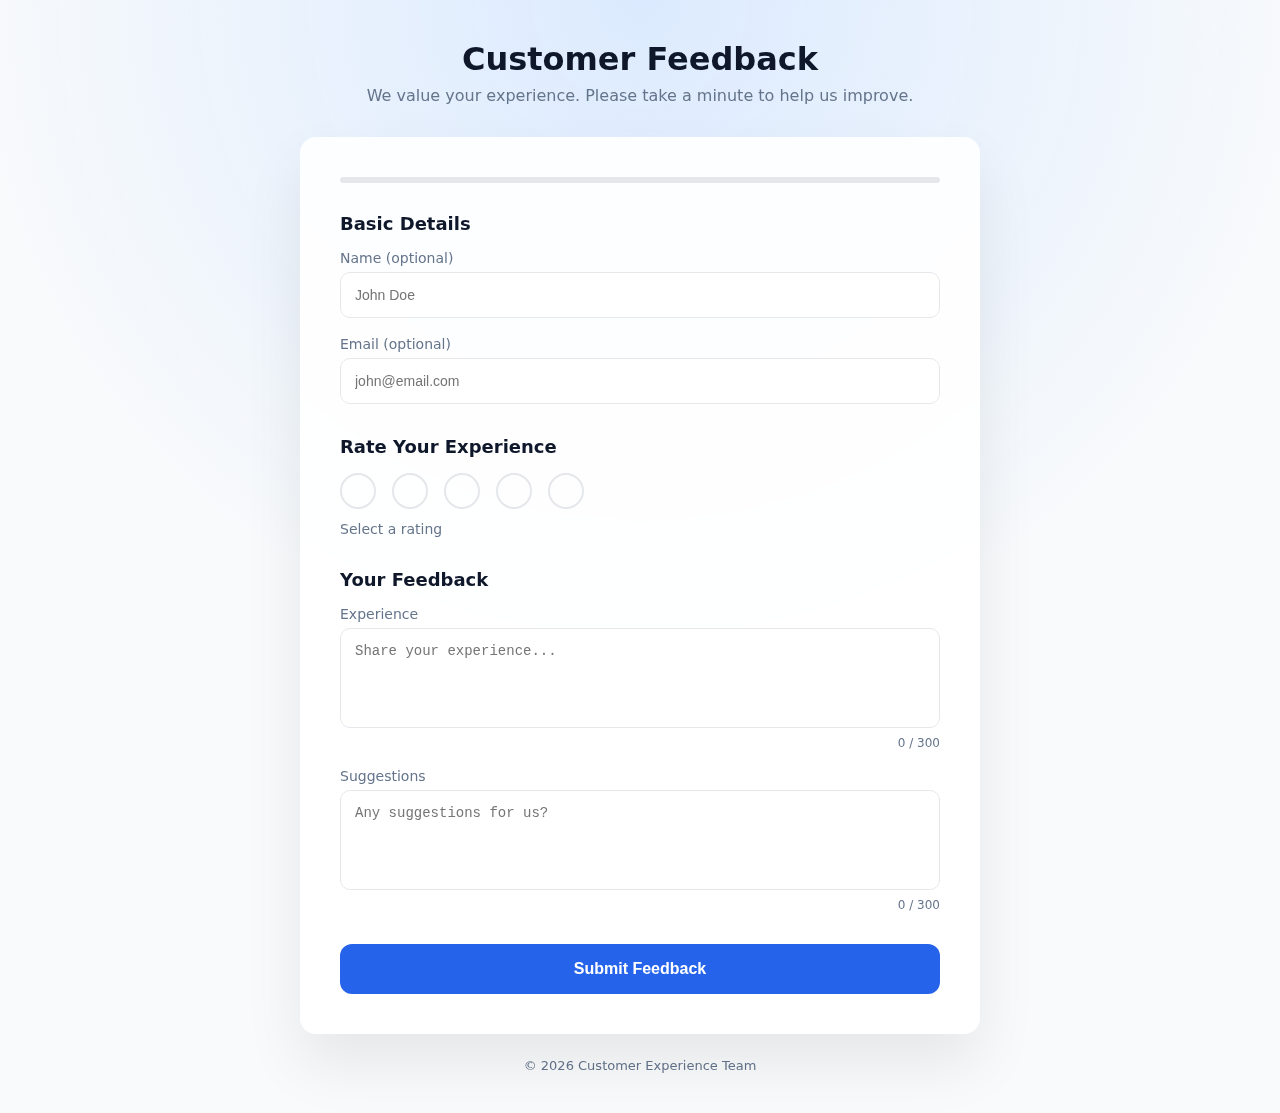
<file: index.html>
<!DOCTYPE html>
<html lang="en">
<head>
    <meta charset="UTF-8">
    <title>Customer Feedback</title>
    <meta name="viewport" content="width=device-width, initial-scale=1.0">
    <link rel="stylesheet" href="style.css">
</head>
<body>

<div class="background-glow"></div>

<main class="container">

    <header class="header">
        <h1>Customer Feedback</h1>
        <p>We value your experience. Please take a minute to help us improve.</p>
    </header>

    <div class="card">

        <!-- Progress -->
        <div class="progress-wrapper">
            <div class="progress-bar" id="progressBar"></div>
        </div>

        <form id="feedbackForm">

            <!-- Section 1 -->
            <section class="step">
                <h2>Basic Details</h2>

                <div class="field">
                    <label>Name (optional)</label>
                    <input type="text" placeholder="John Doe">
                </div>

                <div class="field">
                    <label>Email (optional)</label>
                    <input type="email" placeholder="john@email.com">
                </div>
            </section>

            <!-- Section 2 -->
            <section class="step">
                <h2>Rate Your Experience</h2>

                <div class="rating">
                    <input type="radio" name="rating">
                    <input type="radio" name="rating">
                    <input type="radio" name="rating">
                    <input type="radio" name="rating">
                    <input type="radio" name="rating">
                </div>

                <div class="rating-text" id="ratingText">Select a rating</div>
            </section>

            <!-- Section 3 -->
            <section class="step">
                <h2>Your Feedback</h2>

                <div class="field">
                    <label>Experience</label>
                    <textarea placeholder="Share your experience..."></textarea>
                    <div class="char-count" data-max="300">0 / 300</div>
                </div>

                <div class="field">
                    <label>Suggestions</label>
                    <textarea placeholder="Any suggestions for us?"></textarea>
                    <div class="char-count" data-max="300">0 / 300</div>
                </div>
            </section>

            <button type="submit">Submit Feedback</button>

        </form>
    </div>

    <footer>
        © 2026 Customer Experience Team
    </footer>

</main>

<!-- Success Modal -->
<div class="modal" id="modal">
    <div class="modal-box">
        <h3>Feedback Submitted 🎉</h3>
        <p>Thank you for helping us improve.</p>
        <button onclick="closeModal()">Done</button>
    </div>
</div>

<script src="script.js"></script>
</body>
</html>
</file>
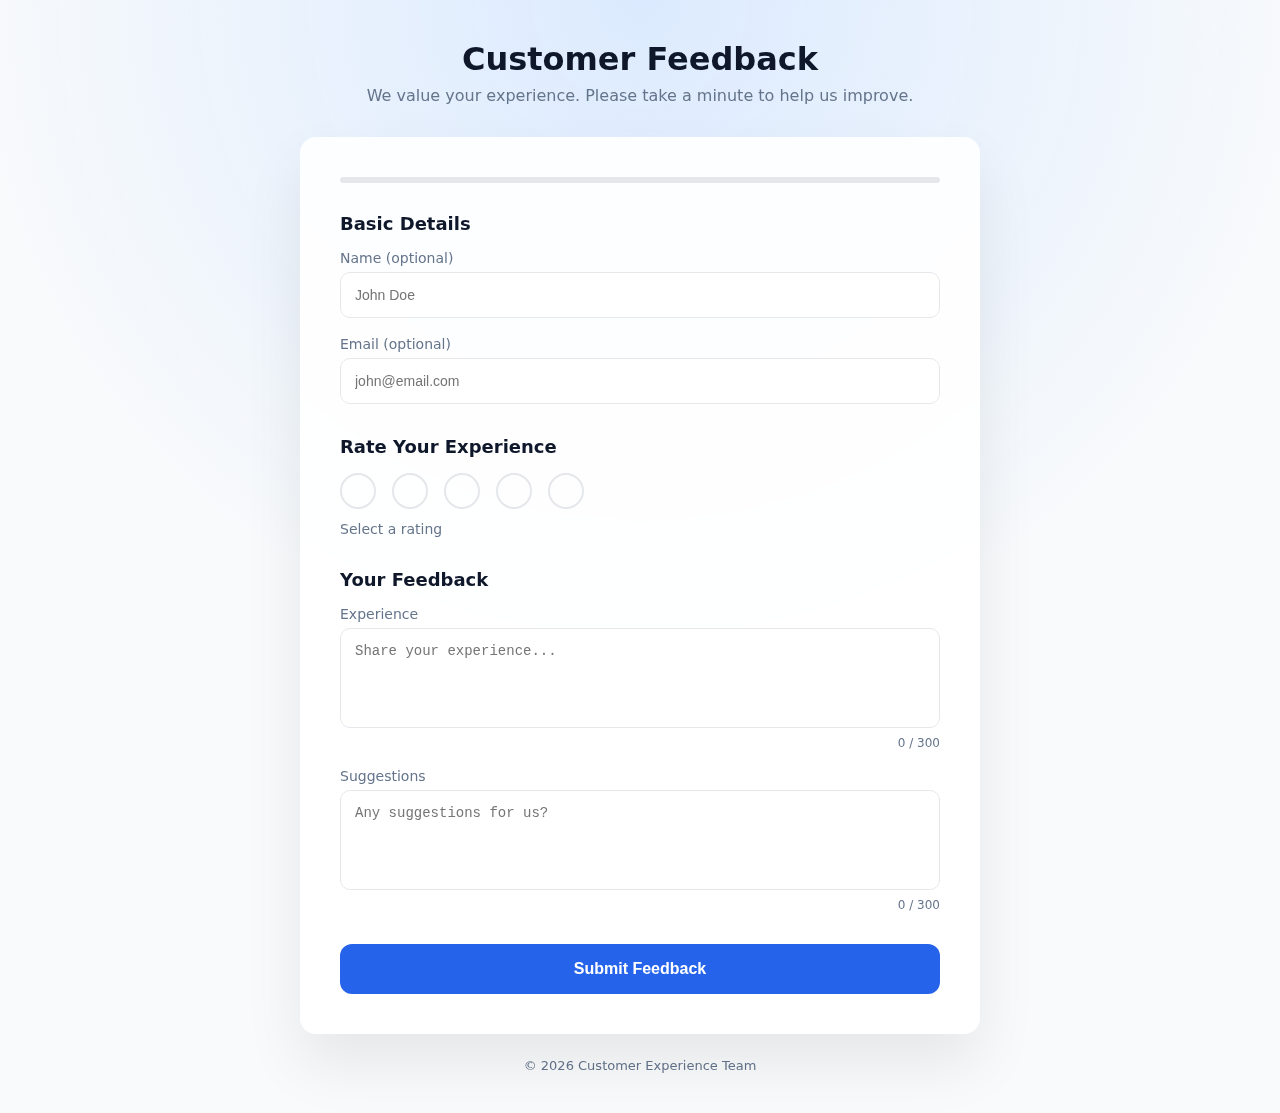
<file: PROJECT_2/index.html>
<!DOCTYPE html>
<html lang="en">
<head>
    <meta charset="UTF-8">
    <title>Customer Feedback</title>
    <meta name="viewport" content="width=device-width, initial-scale=1.0">
    <link rel="stylesheet" href="style.css">
</head>
<body>

<div class="background-glow"></div>

<main class="container">

    <header class="header">
        <h1>Customer Feedback</h1>
        <p>We value your experience. Please take a minute to help us improve.</p>
    </header>

    <div class="card">

        <!-- Progress -->
        <div class="progress-wrapper">
            <div class="progress-bar" id="progressBar"></div>
        </div>

        <form id="feedbackForm">

            <!-- Section 1 -->
            <section class="step">
                <h2>Basic Details</h2>

                <div class="field">
                    <label>Name (optional)</label>
                    <input type="text" placeholder="John Doe">
                </div>

                <div class="field">
                    <label>Email (optional)</label>
                    <input type="email" placeholder="john@email.com">
                </div>
            </section>

            <!-- Section 2 -->
            <section class="step">
                <h2>Rate Your Experience</h2>

                <div class="rating">
                    <input type="radio" name="rating">
                    <input type="radio" name="rating">
                    <input type="radio" name="rating">
                    <input type="radio" name="rating">
                    <input type="radio" name="rating">
                </div>

                <div class="rating-text" id="ratingText">Select a rating</div>
            </section>

            <!-- Section 3 -->
            <section class="step">
                <h2>Your Feedback</h2>

                <div class="field">
                    <label>Experience</label>
                    <textarea placeholder="Share your experience..."></textarea>
                    <div class="char-count" data-max="300">0 / 300</div>
                </div>

                <div class="field">
                    <label>Suggestions</label>
                    <textarea placeholder="Any suggestions for us?"></textarea>
                    <div class="char-count" data-max="300">0 / 300</div>
                </div>
            </section>

            <button type="submit">Submit Feedback</button>

        </form>
    </div>

    <footer>
        © 2026 Customer Experience Team
    </footer>

</main>

<!-- Success Modal -->
<div class="modal" id="modal">
    <div class="modal-box">
        <h3>Feedback Submitted 🎉</h3>
        <p>Thank you for helping us improve.</p>
        <button onclick="closeModal()">Done</button>
    </div>
</div>

<script src="script.js"></script>
</body>
</html>
</file>
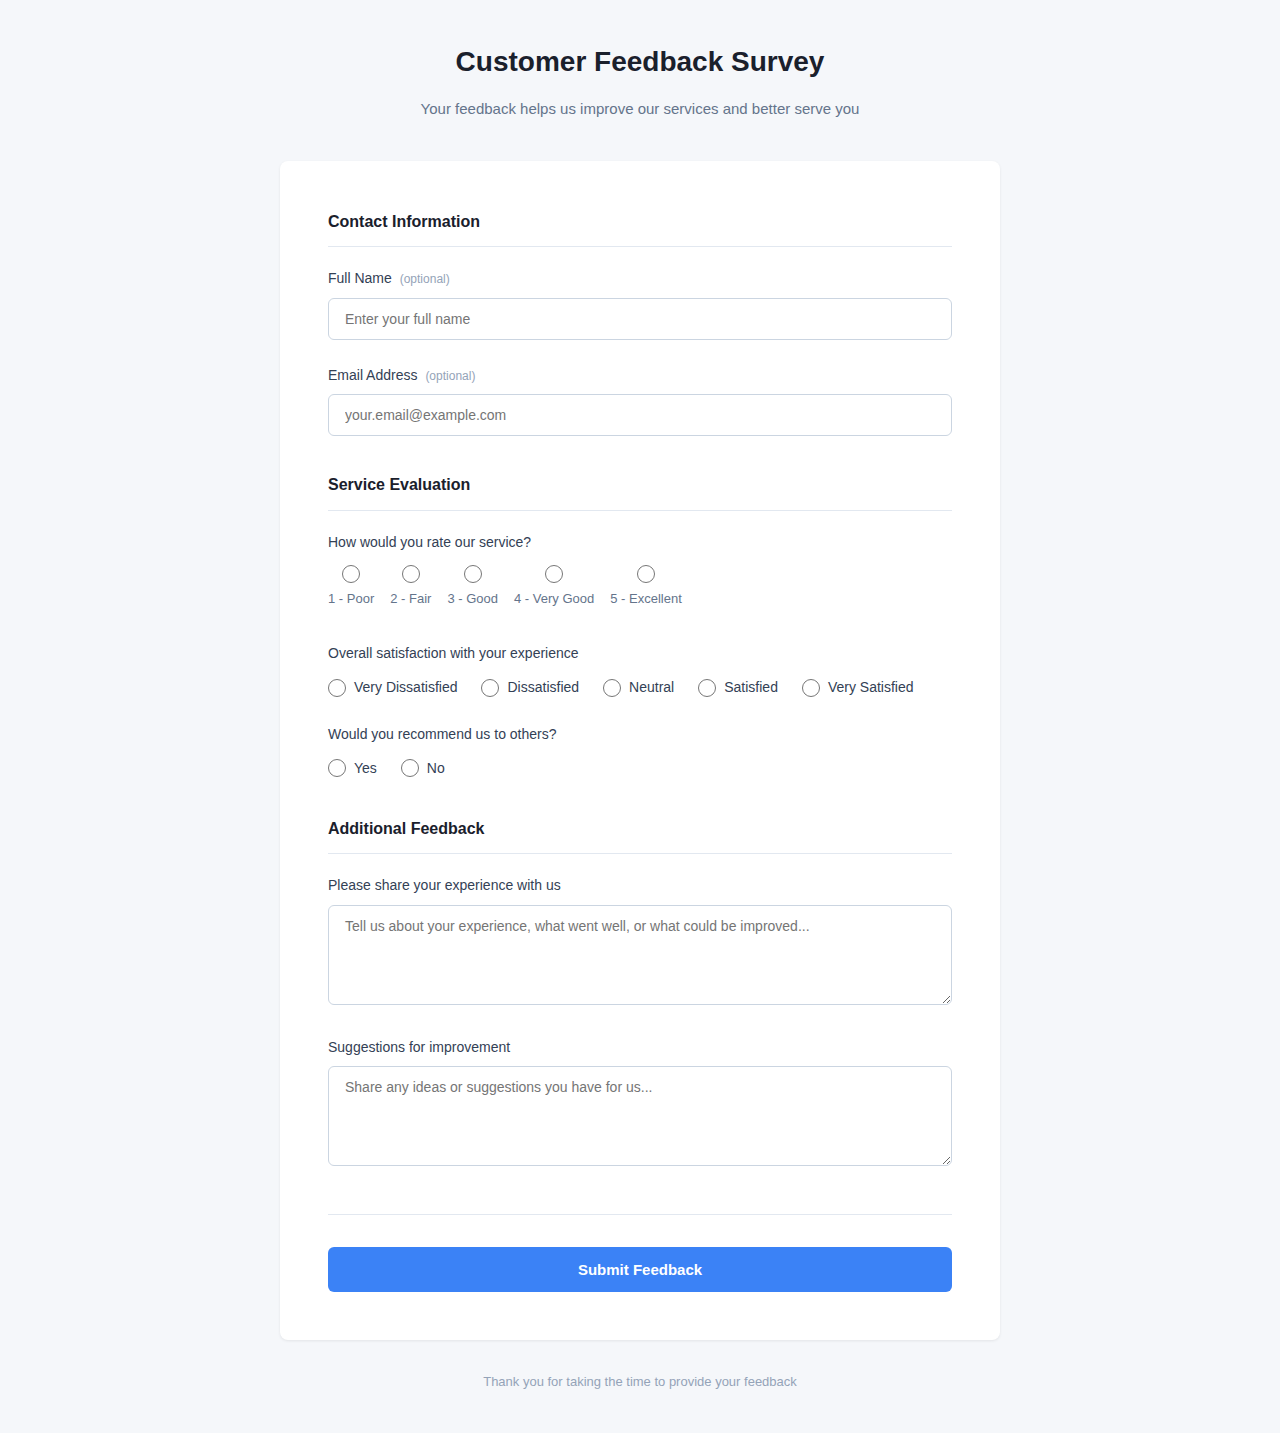
<file: PROJECT_1/SURVEY_FEEDBACK.HTML>
<!DOCTYPE html>
<html lang="en">
<head>
    <meta charset="UTF-8">
    <meta name="viewport" content="width=device-width, initial-scale=1.0">
    <title>Customer Feedback Survey</title>
    <style>
        * {
            margin: 0;
            padding: 0;
            box-sizing: border-box;
        }

        body {
            font-family: -apple-system, BlinkMacSystemFont, 'Segoe UI', Roboto, Oxygen, Ubuntu, Cantarell, sans-serif;
            background-color: #f5f7fa;
            color: #2c3e50;
            line-height: 1.6;
            padding: 40px 20px;
        }

        .container {
            max-width: 720px;
            margin: 0 auto;
        }

        header {
            text-align: center;
            margin-bottom: 40px;
        }

        h1 {
            font-size: 28px;
            font-weight: 600;
            color: #1a202c;
            margin-bottom: 12px;
        }

        .subtitle {
            font-size: 15px;
            color: #64748b;
            font-weight: 400;
        }

        .form-card {
            background: #ffffff;
            border-radius: 8px;
            box-shadow: 0 1px 3px rgba(0, 0, 0, 0.08);
            padding: 48px;
        }

        section {
            margin-bottom: 36px;
        }

        section:last-of-type {
            margin-bottom: 0;
        }

        .section-title {
            font-size: 16px;
            font-weight: 600;
            color: #1a202c;
            margin-bottom: 20px;
            padding-bottom: 12px;
            border-bottom: 1px solid #e2e8f0;
        }

        .form-group {
            margin-bottom: 24px;
        }

        label {
            display: block;
            font-size: 14px;
            font-weight: 500;
            color: #334155;
            margin-bottom: 8px;
        }

        input[type="text"],
        input[type="email"],
        textarea {
            width: 100%;
            padding: 12px 16px;
            font-size: 14px;
            font-family: inherit;
            border: 1px solid #cbd5e1;
            border-radius: 6px;
            background-color: #ffffff;
            color: #1a202c;
            transition: border-color 0.2s, box-shadow 0.2s;
        }

        input[type="text"]:focus,
        input[type="email"]:focus,
        textarea:focus {
            outline: none;
            border-color: #3b82f6;
            box-shadow: 0 0 0 3px rgba(59, 130, 246, 0.1);
        }

        textarea {
            resize: vertical;
            min-height: 100px;
        }

        fieldset {
            border: none;
            padding: 0;
        }

        legend {
            font-size: 14px;
            font-weight: 500;
            color: #334155;
            margin-bottom: 12px;
        }

        .radio-group,
        .checkbox-group {
            display: flex;
            gap: 24px;
            flex-wrap: wrap;
        }

        .radio-option,
        .checkbox-option {
            display: flex;
            align-items: center;
            gap: 8px;
        }

        input[type="radio"],
        input[type="checkbox"] {
            width: 18px;
            height: 18px;
            cursor: pointer;
            accent-color: #3b82f6;
        }

        .radio-option label,
        .checkbox-option label {
            margin: 0;
            cursor: pointer;
            font-weight: 400;
            font-size: 14px;
        }

        .rating-group {
            display: flex;
            gap: 16px;
            flex-wrap: wrap;
        }

        .rating-option {
            display: flex;
            flex-direction: column;
            align-items: center;
            gap: 6px;
        }

        .rating-option input[type="radio"] {
            margin: 0;
        }

        .rating-label {
            font-size: 13px;
            color: #64748b;
            font-weight: 400;
        }

        .submit-section {
            margin-top: 40px;
            padding-top: 32px;
            border-top: 1px solid #e2e8f0;
        }

        button[type="submit"] {
            width: 100%;
            padding: 14px 24px;
            font-size: 15px;
            font-weight: 600;
            font-family: inherit;
            color: #ffffff;
            background-color: #3b82f6;
            border: none;
            border-radius: 6px;
            cursor: pointer;
            transition: background-color 0.2s;
        }

        button[type="submit"]:hover {
            background-color: #2563eb;
        }

        button[type="submit"]:active {
            background-color: #1d4ed8;
        }

        footer {
            text-align: center;
            margin-top: 32px;
            font-size: 13px;
            color: #94a3b8;
        }

        .optional-tag {
            font-size: 12px;
            color: #94a3b8;
            font-weight: 400;
            margin-left: 4px;
        }

        @media (max-width: 640px) {
            .form-card {
                padding: 32px 24px;
            }

            h1 {
                font-size: 24px;
            }

            .rating-group {
                gap: 12px;
            }
        }
    </style>
</head>
<body>
    <div class="container">
        <header>
            <h1>Customer Feedback Survey</h1>
            <p class="subtitle">Your feedback helps us improve our services and better serve you</p>
        </header>

        <div class="form-card">
            <form action="#" method="post">
                <section>
                    <h2 class="section-title">Contact Information</h2>
                    
                    <div class="form-group">
                        <label for="name">Full Name <span class="optional-tag">(optional)</span></label>
                        <input type="text" id="name" name="name" placeholder="Enter your full name">
                    </div>

                    <div class="form-group">
                        <label for="email">Email Address <span class="optional-tag">(optional)</span></label>
                        <input type="email" id="email" name="email" placeholder="your.email@example.com">
                    </div>
                </section>

                <section>
                    <h2 class="section-title">Service Evaluation</h2>
                    
                    <fieldset class="form-group">
                        <legend>How would you rate our service?</legend>
                        <div class="rating-group">
                            <div class="rating-option">
                                <input type="radio" id="rating1" name="rating" value="1">
                                <label for="rating1" class="rating-label">1 - Poor</label>
                            </div>
                            <div class="rating-option">
                                <input type="radio" id="rating2" name="rating" value="2">
                                <label for="rating2" class="rating-label">2 - Fair</label>
                            </div>
                            <div class="rating-option">
                                <input type="radio" id="rating3" name="rating" value="3">
                                <label for="rating3" class="rating-label">3 - Good</label>
                            </div>
                            <div class="rating-option">
                                <input type="radio" id="rating4" name="rating" value="4">
                                <label for="rating4" class="rating-label">4 - Very Good</label>
                            </div>
                            <div class="rating-option">
                                <input type="radio" id="rating5" name="rating" value="5">
                                <label for="rating5" class="rating-label">5 - Excellent</label>
                            </div>
                        </div>
                    </fieldset>

                    <fieldset class="form-group">
                        <legend>Overall satisfaction with your experience</legend>
                        <div class="radio-group">
                            <div class="radio-option">
                                <input type="radio" id="sat-very-dissatisfied" name="satisfaction" value="very-dissatisfied">
                                <label for="sat-very-dissatisfied">Very Dissatisfied</label>
                            </div>
                            <div class="radio-option">
                                <input type="radio" id="sat-dissatisfied" name="satisfaction" value="dissatisfied">
                                <label for="sat-dissatisfied">Dissatisfied</label>
                            </div>
                            <div class="radio-option">
                                <input type="radio" id="sat-neutral" name="satisfaction" value="neutral">
                                <label for="sat-neutral">Neutral</label>
                            </div>
                            <div class="radio-option">
                                <input type="radio" id="sat-satisfied" name="satisfaction" value="satisfied">
                                <label for="sat-satisfied">Satisfied</label>
                            </div>
                            <div class="radio-option">
                                <input type="radio" id="sat-very-satisfied" name="satisfaction" value="very-satisfied">
                                <label for="sat-very-satisfied">Very Satisfied</label>
                            </div>
                        </div>
                    </fieldset>

                    <fieldset class="form-group">
                        <legend>Would you recommend us to others?</legend>
                        <div class="radio-group">
                            <div class="radio-option">
                                <input type="radio" id="recommend-yes" name="recommend" value="yes">
                                <label for="recommend-yes">Yes</label>
                            </div>
                            <div class="radio-option">
                                <input type="radio" id="recommend-no" name="recommend" value="no">
                                <label for="recommend-no">No</label>
                            </div>
                        </div>
                    </fieldset>
                </section>

                <section>
                    <h2 class="section-title">Additional Feedback</h2>
                    
                    <div class="form-group">
                        <label for="feedback">Please share your experience with us</label>
                        <textarea id="feedback" name="feedback" placeholder="Tell us about your experience, what went well, or what could be improved..."></textarea>
                    </div>

                    <div class="form-group">
                        <label for="suggestions">Suggestions for improvement</label>
                        <textarea id="suggestions" name="suggestions" placeholder="Share any ideas or suggestions you have for us..."></textarea>
                    </div>
                </section>

                <div class="submit-section">
                    <button type="submit">Submit Feedback</button>
                </div>
            </form>
        </div>

        <footer>
            <p>Thank you for taking the time to provide your feedback</p>
        </footer>
    </div>
</body>
</html>
</file>
<file: style.css>
:root {
    --primary: #2563eb;
    --bg: #f8fafc;
    --text: #0f172a;
    --muted: #64748b;
    --border: #e5e7eb;
}

* {
    margin: 0;
    padding: 0;
    box-sizing: border-box;
}

body {
    font-family: system-ui, -apple-system, BlinkMacSystemFont, sans-serif;
    background: var(--bg);
    color: var(--text);
    min-height: 100vh;
}

.background-glow {
    position: fixed;
    inset: 0;
    background: radial-gradient(circle at top, #dbeafe, transparent 60%);
    z-index: -1;
}

.container {
    max-width: 720px;
    margin: auto;
    padding: 40px 20px;
}

.header {
    text-align: center;
    margin-bottom: 32px;
}

.header h1 {
    font-size: 32px;
    font-weight: 700;
}

.header p {
    color: var(--muted);
    margin-top: 8px;
}

.card {
    background: rgba(255,255,255,0.9);
    backdrop-filter: blur(12px);
    border-radius: 16px;
    padding: 40px;
    box-shadow: 0 30px 60px rgba(0,0,0,0.08);
}

.progress-wrapper {
    height: 6px;
    background: #e5e7eb;
    border-radius: 10px;
    overflow: hidden;
    margin-bottom: 30px;
}

.progress-bar {
    height: 100%;
    width: 0%;
    background: linear-gradient(90deg, var(--primary), #38bdf8);
    transition: width 0.4s ease;
}

.step {
    margin-bottom: 32px;
    animation: fade 0.6s ease forwards;
}

@keyframes fade {
    from {opacity: 0; transform: translateY(15px);}
    to {opacity: 1; transform: translateY(0);}
}

.step h2 {
    font-size: 18px;
    margin-bottom: 16px;
}

.field {
    margin-bottom: 18px;
}

label {
    display: block;
    font-size: 14px;
    margin-bottom: 6px;
    color: var(--muted);
}

input, textarea {
    width: 100%;
    padding: 14px;
    border-radius: 10px;
    border: 1px solid var(--border);
    font-size: 14px;
    transition: all 0.2s;
}

input:focus, textarea:focus {
    outline: none;
    border-color: var(--primary);
    box-shadow: 0 0 0 3px rgba(37,99,235,0.15);
}

textarea {
    resize: none;
    min-height: 100px;
}

.char-count {
    text-align: right;
    font-size: 12px;
    color: var(--muted);
    margin-top: 4px;
}

.rating {
    display: flex;
    gap: 16px;
}

.rating input {
    appearance: none;
    width: 36px;
    height: 36px;
    border-radius: 50%;
    border: 2px solid var(--border);
    cursor: pointer;
    transition: 0.2s;
}

.rating input:checked {
    background: var(--primary);
    border-color: var(--primary);
}

.rating-text {
    margin-top: 12px;
    color: var(--muted);
    font-size: 14px;
}

button {
    width: 100%;
    padding: 16px;
    border-radius: 12px;
    border: none;
    background: var(--primary);
    color: white;
    font-size: 16px;
    font-weight: 600;
    cursor: pointer;
    transition: transform .15s, box-shadow .15s;
}

button:hover {
    transform: translateY(-2px);
    box-shadow: 0 12px 25px rgba(37,99,235,0.35);
}

footer {
    text-align: center;
    margin-top: 24px;
    font-size: 13px;
    color: var(--muted);
}

/* Modal */
.modal {
    position: fixed;
    inset: 0;
    background: rgba(15,23,42,0.5);
    display: none;
    align-items: center;
    justify-content: center;
}

.modal-box {
    background: white;
    padding: 30px;
    border-radius: 14px;
    text-align: center;
    animation: pop .3s ease;
}

@keyframes pop {
    from {transform: scale(.9); opacity: 0;}
    to {transform: scale(1); opacity: 1;}
}
</file>
<file: PROJECT_2/style.css>
:root {
    --primary: #2563eb;
    --bg: #f8fafc;
    --text: #0f172a;
    --muted: #64748b;
    --border: #e5e7eb;
}

* {
    margin: 0;
    padding: 0;
    box-sizing: border-box;
}

body {
    font-family: system-ui, -apple-system, BlinkMacSystemFont, sans-serif;
    background: var(--bg);
    color: var(--text);
    min-height: 100vh;
}

.background-glow {
    position: fixed;
    inset: 0;
    background: radial-gradient(circle at top, #dbeafe, transparent 60%);
    z-index: -1;
}

.container {
    max-width: 720px;
    margin: auto;
    padding: 40px 20px;
}

.header {
    text-align: center;
    margin-bottom: 32px;
}

.header h1 {
    font-size: 32px;
    font-weight: 700;
}

.header p {
    color: var(--muted);
    margin-top: 8px;
}

.card {
    background: rgba(255,255,255,0.9);
    backdrop-filter: blur(12px);
    border-radius: 16px;
    padding: 40px;
    box-shadow: 0 30px 60px rgba(0,0,0,0.08);
}

.progress-wrapper {
    height: 6px;
    background: #e5e7eb;
    border-radius: 10px;
    overflow: hidden;
    margin-bottom: 30px;
}

.progress-bar {
    height: 100%;
    width: 0%;
    background: linear-gradient(90deg, var(--primary), #38bdf8);
    transition: width 0.4s ease;
}

.step {
    margin-bottom: 32px;
    animation: fade 0.6s ease forwards;
}

@keyframes fade {
    from {opacity: 0; transform: translateY(15px);}
    to {opacity: 1; transform: translateY(0);}
}

.step h2 {
    font-size: 18px;
    margin-bottom: 16px;
}

.field {
    margin-bottom: 18px;
}

label {
    display: block;
    font-size: 14px;
    margin-bottom: 6px;
    color: var(--muted);
}

input, textarea {
    width: 100%;
    padding: 14px;
    border-radius: 10px;
    border: 1px solid var(--border);
    font-size: 14px;
    transition: all 0.2s;
}

input:focus, textarea:focus {
    outline: none;
    border-color: var(--primary);
    box-shadow: 0 0 0 3px rgba(37,99,235,0.15);
}

textarea {
    resize: none;
    min-height: 100px;
}

.char-count {
    text-align: right;
    font-size: 12px;
    color: var(--muted);
    margin-top: 4px;
}

.rating {
    display: flex;
    gap: 16px;
}

.rating input {
    appearance: none;
    width: 36px;
    height: 36px;
    border-radius: 50%;
    border: 2px solid var(--border);
    cursor: pointer;
    transition: 0.2s;
}

.rating input:checked {
    background: var(--primary);
    border-color: var(--primary);
}

.rating-text {
    margin-top: 12px;
    color: var(--muted);
    font-size: 14px;
}

button {
    width: 100%;
    padding: 16px;
    border-radius: 12px;
    border: none;
    background: var(--primary);
    color: white;
    font-size: 16px;
    font-weight: 600;
    cursor: pointer;
    transition: transform .15s, box-shadow .15s;
}

button:hover {
    transform: translateY(-2px);
    box-shadow: 0 12px 25px rgba(37,99,235,0.35);
}

footer {
    text-align: center;
    margin-top: 24px;
    font-size: 13px;
    color: var(--muted);
}

/* Modal */
.modal {
    position: fixed;
    inset: 0;
    background: rgba(15,23,42,0.5);
    display: none;
    align-items: center;
    justify-content: center;
}

.modal-box {
    background: white;
    padding: 30px;
    border-radius: 14px;
    text-align: center;
    animation: pop .3s ease;
}

@keyframes pop {
    from {transform: scale(.9); opacity: 0;}
    to {transform: scale(1); opacity: 1;}
}
</file>
